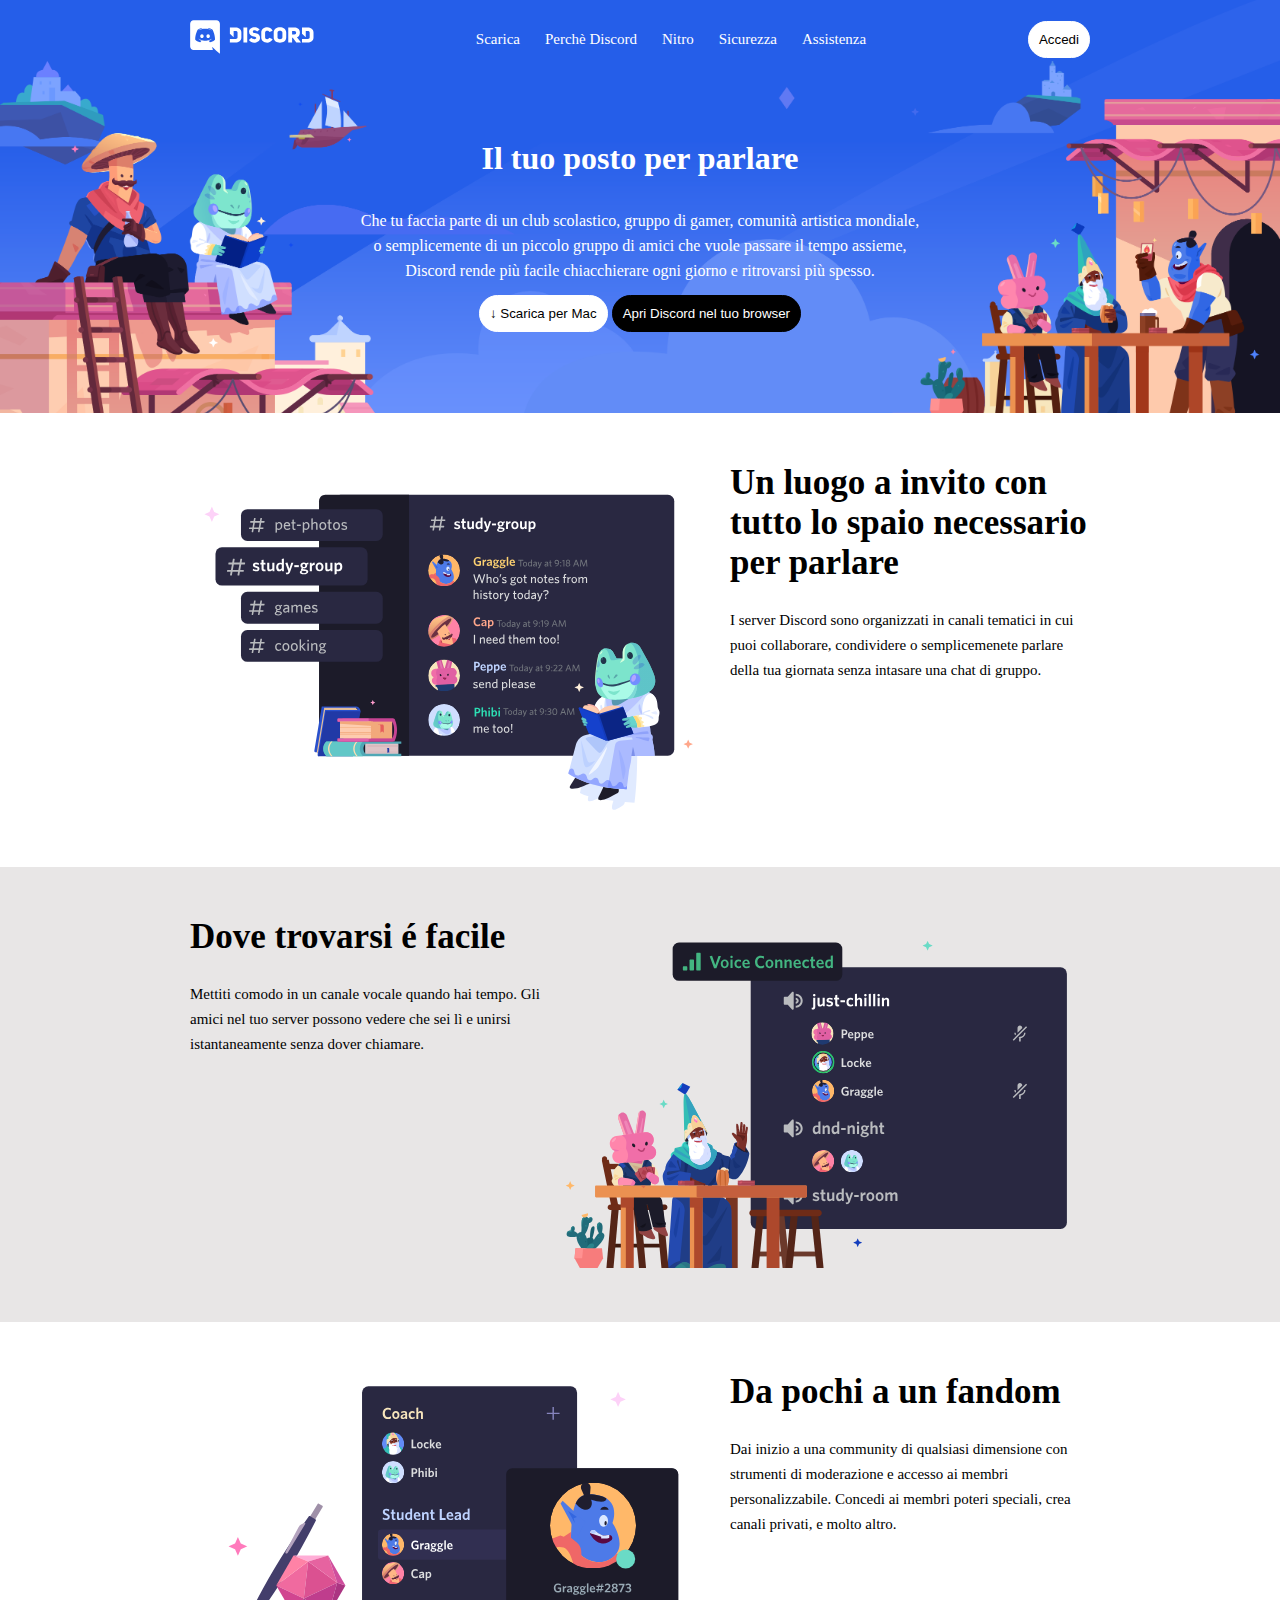
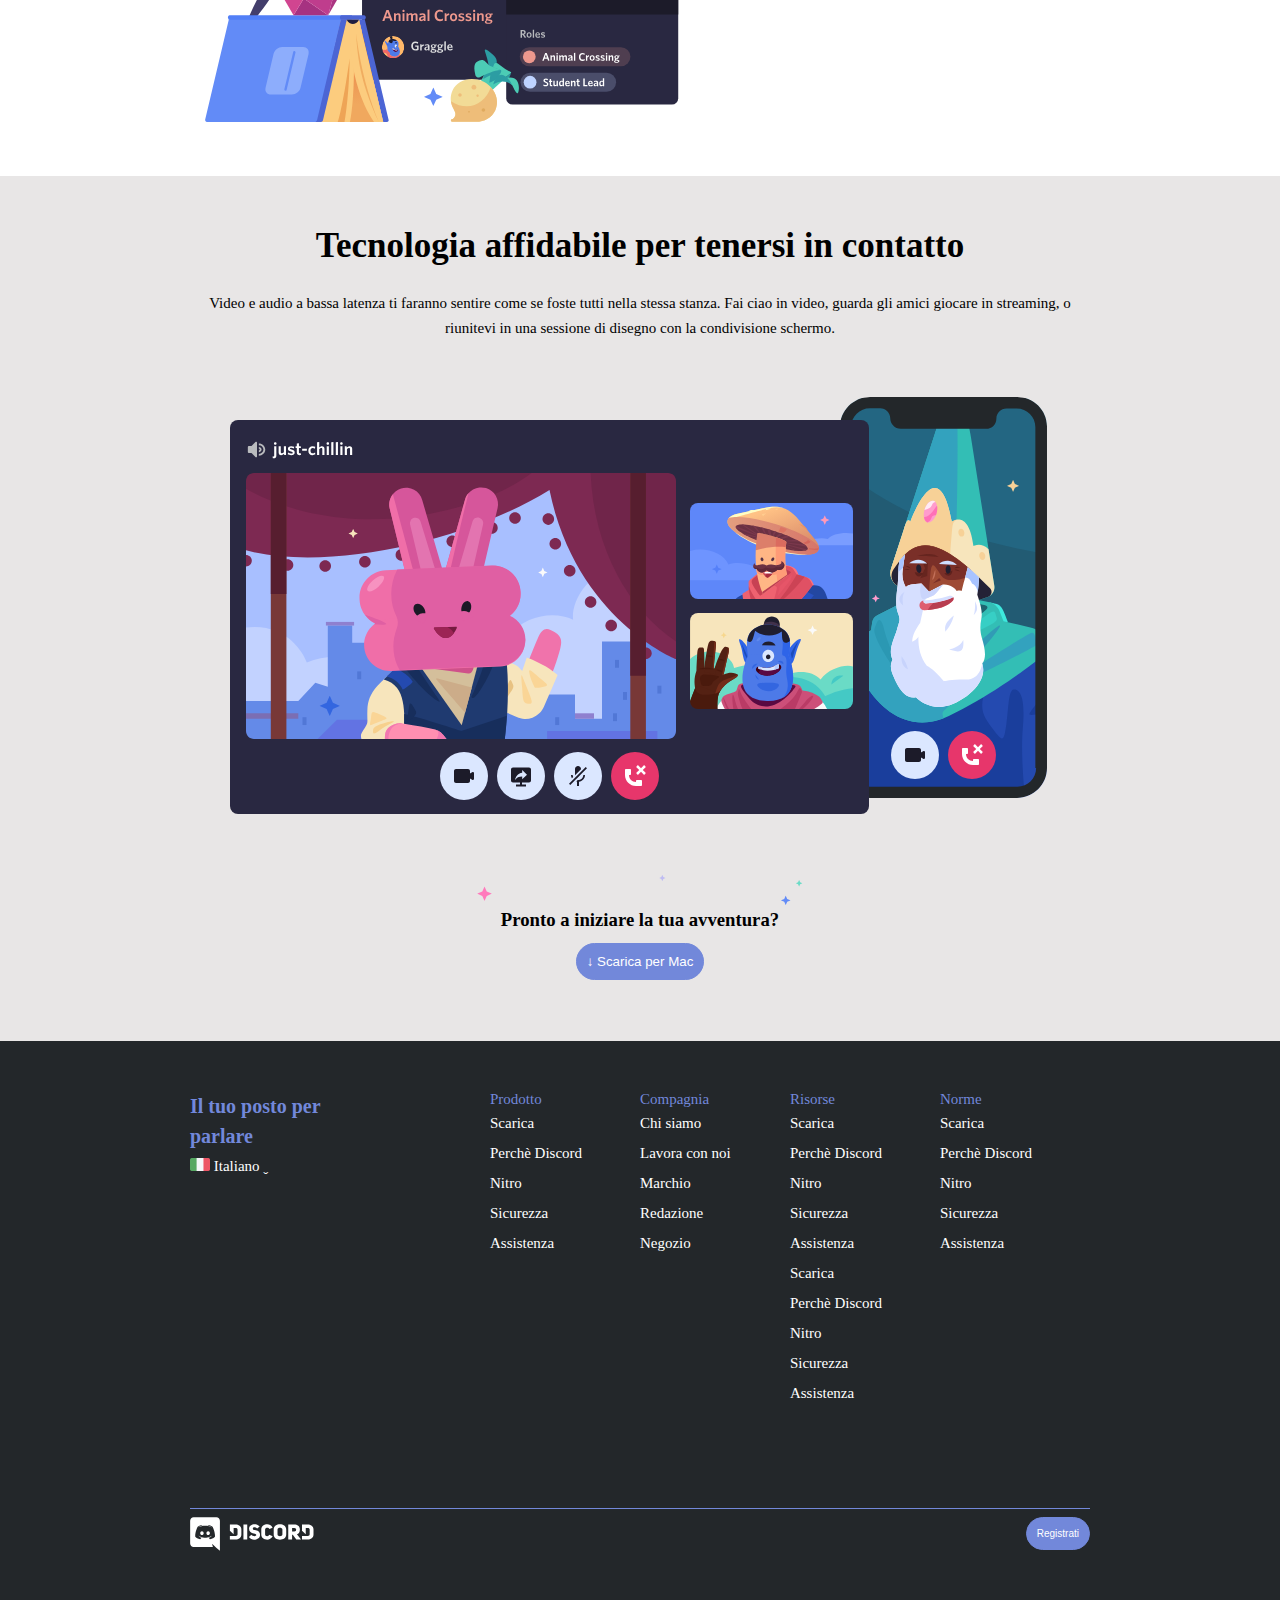
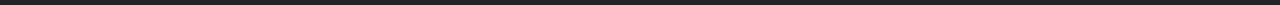
<file: index.html>
<!DOCTYPE html>
<html lang="en">
<head>
    <meta charset="UTF-8">
    <meta http-equiv="X-UA-Compatible" content="IE=edge">
    <meta name="viewport" content="width=device-width, initial-scale=1.0">
    <title>Discord-layout></title>
    <link rel="stylesheet" href="./css/app.css">
    <!-- link icone social -->
    <link href='https://css.gg/instagram.css' rel='stylesheet'>
    <link href='https://css.gg/twitter.css' rel='stylesheet'>
    <link href='https://css.gg/facebook.css' rel='stylesheet'>
    <link href='https://css.gg/youtube.css' rel='stylesheet'>
</head>
<body class="debug-">
        <header class="main-header">

            <div class="container">

                <nav class="row justify-between">
                    <div class="col logo-wrapper">
                        <img src="img/logo.svg" alt="logo discord">
                    </div>
                    <div class="col">

                        <ul class="list-header">
                            <li class="white">Scarica</li>
                            <li class="white">Perchè Discord</li>
                            <li class="white">Nitro</li>
                            <li class="white">Sicurezza</li>
                            <li class="white">Assistenza</li>
                        </ul>

                    </div>

                    <div class="col">
                        <button class="button white-button">Accedi</button>
                    </div>
                </nav>

            </div>

            <section class="section hero">
                <div class="container-small">
                    <div class="container-text">
                        <h1 class="text title">Il tuo posto per parlare</h1>
                        <div class="text">
                            Che tu faccia parte di un club scolastico, gruppo di gamer, comunità artistica mondiale, <br> 
                            o semplicemente di un piccolo gruppo di amici che vuole passare il tempo assieme, <br>
                            Discord rende più facile chiacchierare ogni giorno e ritrovarsi più spesso.
                        </div>
                    </div>
                    <div class="text text-button">
                        <button class="button white-button"> 	
                            &#8595; Scarica per Mac
                        </button>
                        <button class="button black">
                            Apri Discord nel tuo browser
                        </button>
                    </div>
            </section>

        </header>
    
        <main class="main-content">

            <section class="section">
                <div class="container">
                    <div class="row">
                        <div class="col-60">
                            <img src="./img/item1.svg" alt="simil-chat study-group">
                        </div>
                        <div class="col-40">
                            <div class="text-section">
                                <h2 class="title-description">
                                    Un luogo a invito con tutto lo spaio necessario per parlare
                                </h2>
                                <div class="text-description">
                                    I server Discord sono organizzati in canali tematici in cui puoi collaborare, condividere o semplicemenete parlare della tua giornata senza intasare una chat di gruppo.
                                </div>
                            </div>
                        </div>
                    </div>
                </div>
            </section>

            <section class="section bg-gray">
                <div class="container">
                   <div class="row row-reverse">
                        <div class="col-60">
                            <img src="./img/item2.svg" alt="simil-chatvocal">
                        </div>
                        <div class="col-40">
                            <div class="text-section">
                                <h2 class="title-description">
                                   Dove trovarsi é facile
                                </h2>
                                <div class="text-description">
                                    Mettiti comodo in un canale vocale quando hai tempo. Gli amici nel tuo server possono vedere che sei lì e unirsi istantaneamente senza dover chiamare.
                                </div>
                            </div>
                       </div>
                   </div>
                </div>    
            </section>

            <section class="section">
                <div class="container">
                    <div class="row">
                        <div class="col-60">
                            <img src="./img/item3.svg" alt="simil-chat list-coach">
                        </div>
                        <div class="col-40">
                            <div class="text-section">
                                <h2 class="title-description">
                                   Da pochi a un fandom
                                </h2>
                                <div class="text-description">
                                   Dai inizio a una community di qualsiasi dimensione con strumenti di moderazione e accesso ai membri personalizzabile. Concedi ai membri poteri speciali, crea canali privati, e molto altro.
                                </div>
                            </div>
                        </div>
                    </div>
                </div>
            </section>

            <section class="section bg-gray">
                <div class="container">
                    <div class="row">
                        <div class="col-100 green">
                            <div class="text-section">
                                <h2 class="title-description">
                                   Tecnologia affidabile per tenersi in contatto
                                </h2>
                                <div class="text-description">
                                  Video e audio a bassa latenza ti faranno sentire come se foste tutti nella stessa stanza. Fai ciao in video, guarda gli amici giocare in streaming, o riunitevi in una sessione di disegno con la condivisione schermo.
                                </div>
                            </div>
                            <img src="./img/item4-big.svg" alt="Video-call">

                            <svg width="500" height="30" viewBox="0 0 531 49" fill="none" xmlns="http://www.w3.org/2000/svg">
                                <path d="M527.098 15.0977L530.701 13.5155C530.789 13.4276 530.789 13.3397 530.701 13.3397L527.098 11.7576L525.428 8.06592C525.428 7.97803 525.34 7.97803 525.34 8.06592L523.67 11.6697L520.066 13.3397C519.978 13.3397 519.978 13.4276 520.066 13.5155L523.67 15.0977L525.34 18.7015H525.428L527.098 15.0977Z" fill="#6ADBC6"/>
                                <path opacity="0.5" d="M303.575 6.4L306.975 4.9V4.7L303.575 3.3L302.075 0H301.875L300.375 3.3L297.075 4.7C296.975 4.8 296.975 4.9 297.075 4.9L300.375 6.4L301.875 9.8H302.075L303.575 6.4Z" fill="#9691FF"/>
                                <path d="M505.875 43.8621L510.95 41.6367C510.982 41.6007 511 41.5541 511 41.5058C511 41.4575 510.982 41.4109 510.95 41.3749L505.875 39.1495L503.598 34.0443C503.585 34.0304 503.57 34.0192 503.554 34.0116C503.537 34.004 503.518 34 503.5 34C503.482 34 503.463 34.004 503.446 34.0116C503.43 34.0192 503.415 34.0304 503.402 34.0443L501.125 39.0841L496.05 41.3749C496.018 41.4109 496 41.4575 496 41.5058C496 41.5541 496.018 41.6007 496.05 41.6367L501.125 43.8621L503.402 48.9018C503.489 49.0327 503.554 49.0327 503.598 48.9018L505.875 43.8621Z" fill="#628BF7"/>
                                <path d="M15.2764 34.15L22.9764 30.75C23.0294 30.75 23.0803 30.7289 23.1178 30.6914C23.1553 30.6539 23.1764 30.603 23.1764 30.55C23.1764 30.497 23.1553 30.4461 23.1178 30.4086C23.0803 30.3711 23.0294 30.35 22.9764 30.35L15.2764 26.95C15.2499 26.95 15.2244 26.9395 15.2057 26.9207C15.1869 26.902 15.1764 26.8765 15.1764 26.85L11.6764 19.15C11.6764 18.95 11.4764 18.95 11.3764 19.15L7.97639 26.85H7.87639L0.0763931 30.35C0.0271976 30.405 0 30.4762 0 30.55C0 30.6238 0.0271976 30.695 0.0763931 30.75L7.87639 34.15H7.97639L11.3764 41.95C11.4764 42.15 11.6764 42.15 11.6764 41.95L15.1764 34.25C15.1764 34.2235 15.1869 34.198 15.2057 34.1793C15.2244 34.1605 15.2499 34.15 15.2764 34.15Z" fill="#FF7ABC"/>
                            </svg>
                           <h3 >Pronto a iniziare la tua avventura?</h3>
                           <div class="text-button">
                            <button class="button violet"> 	
                                &#8595; Scarica per Mac
                            </button>
                        </div>
                        </div>
                    </div>
                </div>
            </section>

        </main>
    
        <footer class="page-content">
            <section class="section">
                <div class="container">
                    <div class="row">
                        <div class="col-33">
                            <ul>
                                <li class="text-violet text-icon">
                                    <strong>Il tuo posto per <br> parlare</strong>
                                </li>
                                <li class="text-list">
                                    <div class="icon">
                                        <img src="./img/ita.png" alt="bandiera italia">
                                    </div> 
                                    Italiano  &#748; 
                                </li>
                                <li class="social margin-top">
                                   <!-- icone -->
                                   <i class="gg-twitter size-icon"></i>
                                   <i class="gg-instagram size-icon"></i>
                                   <i class="gg-facebook size-icon"></i>
                                   <i class="gg-youtube size-icon"></i>
                                </li>
                            </ul>
                        </div>
                        <div class="col-16">
                            <ul>
                                <li class="text-violet">
                                    Prodotto
                                </li>
                                <li class="text-list">
                                    Scarica
                                </li>
                                <li class="text-list">
                                    Perchè Discord
                                </li>
                                <li class="text-list">
                                    Nitro
                                </li>
                                <li class="text-list">
                                    Sicurezza
                                </li>
                                <li class="text-list">
                                    Assistenza
                                </li>
                            </ul>
                        </div>
                        <div class="col-16">
                            <ul>
                                <li class="text-violet">
                                    Compagnia
                                </li>
                                <li class="text-list">
                                    Chi siamo
                                </li>
                                <li class="text-list">
                                    Lavora con noi
                                </li>
                                <li class="text-list">
                                    Marchio
                                </li>
                                <li class="text-list">
                                    Redazione
                                </li>
                                <li class="text-list">
                                    Negozio
                                </li>
                            </ul>
                        </div>
                        <div class="col-16">
                            <ul>
                                <li class="text-violet">
                                    Risorse
                                </li>
                                <li class="text-list">
                                    Scarica
                                </li>
                                <li class="text-list">
                                    Perchè Discord
                                </li>
                                <li class="text-list">
                                    Nitro
                                </li>
                                <li class="text-list">
                                    Sicurezza
                                </li>
                                <li class="text-list">
                                    Assistenza
                                </li>
                                <li class="text-list">
                                    Scarica
                                </li>
                                <li class="text-list">
                                    Perchè Discord
                                </li>
                                <li class="text-list">
                                    Nitro
                                </li>
                                <li class="text-list">
                                    Sicurezza
                                </li>
                                <li class="text-list">
                                    Assistenza
                                </li>
                            </ul>
                        </div>
                        <div class="col-16">
                            <ul>
                                <li class="text-violet">
                                    Norme
                                </li>
                                <li class="text-list">
                                    Scarica
                                </li>
                                <li class="text-list">
                                    Perchè Discord
                                </li>
                                <li class="text-list">
                                    Nitro
                                </li>
                                <li class="text-list">
                                    Sicurezza
                                </li>
                                <li class="text-list">
                                    Assistenza
                                </li>
                            </ul>
                        </div>
                    </div> 
                </div>
            </section>
            <div class="section">
                <div class="container border-last">
                    <div class="row justify-between margin-top">
                        <div class="col">
                            <div class="col logo-wrapper">
                                <img src="img/logo.svg" alt="logo discord">
                            </div>
                        </div>
                        <div class="col f-small">
                            <button id="button-small" class="button violet">Registrati</button>
                        </div>
                    </div>
                </div>
            </div>
        </footer>
</body>
</html>
</file>
<file: css/app.css>
/* regole di layout */
*{
    margin: 0;
    padding: 0;
    box-sizing: border-box;
}

.container{
    max-width: 900px;
    margin: 0 auto;
}

ul li{
    list-style-type: none;
}

img{
    max-width: 100%;
}

.container-small{
    max-width: 700px;
    margin: 0 auto;
}
.row{
    display: flex;

}
.page-content{
    background-color: #23272a;
}
.section{
    padding: 50px;
}
.row-reverse{
    flex-direction: row-reverse;
}
.justify-between{
    justify-content: space-between;
}
.main-header .row{
    align-items: center;
}
.main-header{
    background-image: url(../img/jumbo.png);
    background-size: cover;
    padding: 20px; 
}
.list-header{
    display: flex;
    flex-direction: row;
    color: white;
    gap: 25px;
}
.button{
    border: 1px solid;
    border-radius: 20px;
    padding: 10px;
}
.white-button{
    background-color: white;
    border-color: white;
}
.container-text{
    display: flex;
    flex-direction: column;
}
.text{
    text-align: center;
    color: white;
    line-height: 25px;
}
.title{
    line-height: 100px;
}
.text-button{
    line-height: 60px;
}
.text-button > .black{
    background-color: black;
    color: white;
    border: 1px solid black;
}
.text-section{
    display: flex;
    flex-direction: column;
    gap: 25px;
}
.text-section > .title-description{
    font-size: 35px;
    line-height: 40px;
}
.text-section > .text-description{
    font-size: 15px;
    line-height: 25px;
}
.violet{
    background-color: #7288da;
    border-color: #7288da;
    color: white;
}
.col-16{
    flex-basis: calc(100%/6);
}
.col-33{
    flex-basis: calc(100%/3);
    line-height: 30px;
}
.col-40{
    flex-basis: 40%;
}
.col-60{
    flex-basis: 60%;
}
.col-100{
    flex-basis: 100%;
    text-align: center;
}
.bg-gray{
    background-color: rgb(232, 230, 230);
}
.border-last{
    border-top: 1px solid #7288da;
}
.text-violet{
   color: #7288da; 
   font-size: 15px;
}
.text-icon{
    font-size: 20px;
}
.text-list{
    font-size: 15px;
    color: white;
    line-height: 30px;
}
.icon{
    max-width: 20px;
    display: inline-block;
}
ul:first-child{
    font-size: 15px;
}
.margin-top{
    margin-top: 8px;
}
#button-small{
   font-size: 10px;
}
.social{
    display: flex;
    gap: 10px;
    align-items: center;
}
.size-icon{
    color: white;
}


/* debug  */
.debug .main-header{
    background-color: #add8e6;
    padding: 20px 0;
}
.debug .page-footer{
    padding: 20px 0;
}
.debug .container, .debug .container-small{
    padding: 20px;
    border: 4px dashed tomato;
}
.debug .row {
	border: 4px dotted cornflowerblue;
	padding: 30px;
}

.debug [class^='col'] {
	border: 3px solid black;
	padding: 5px 15px;
}
.debug .hero{
    background-color: #00008b;
}
.debug main [ class^='col']{
    min-height: 300px;
}
.debug .hero > *{
    min-height: 500px;
}
.debug .container-small{
    background-color: violet;
}
.debug .col-40{
    background-color: rgb(0, 162, 255);
}
.debug .col-60{
    background-color: pink;
}
.debug .page-content [class^='col']{
    border: 2px dashed white;
}
.debug .green{
    background-color: green;
}
</file>
